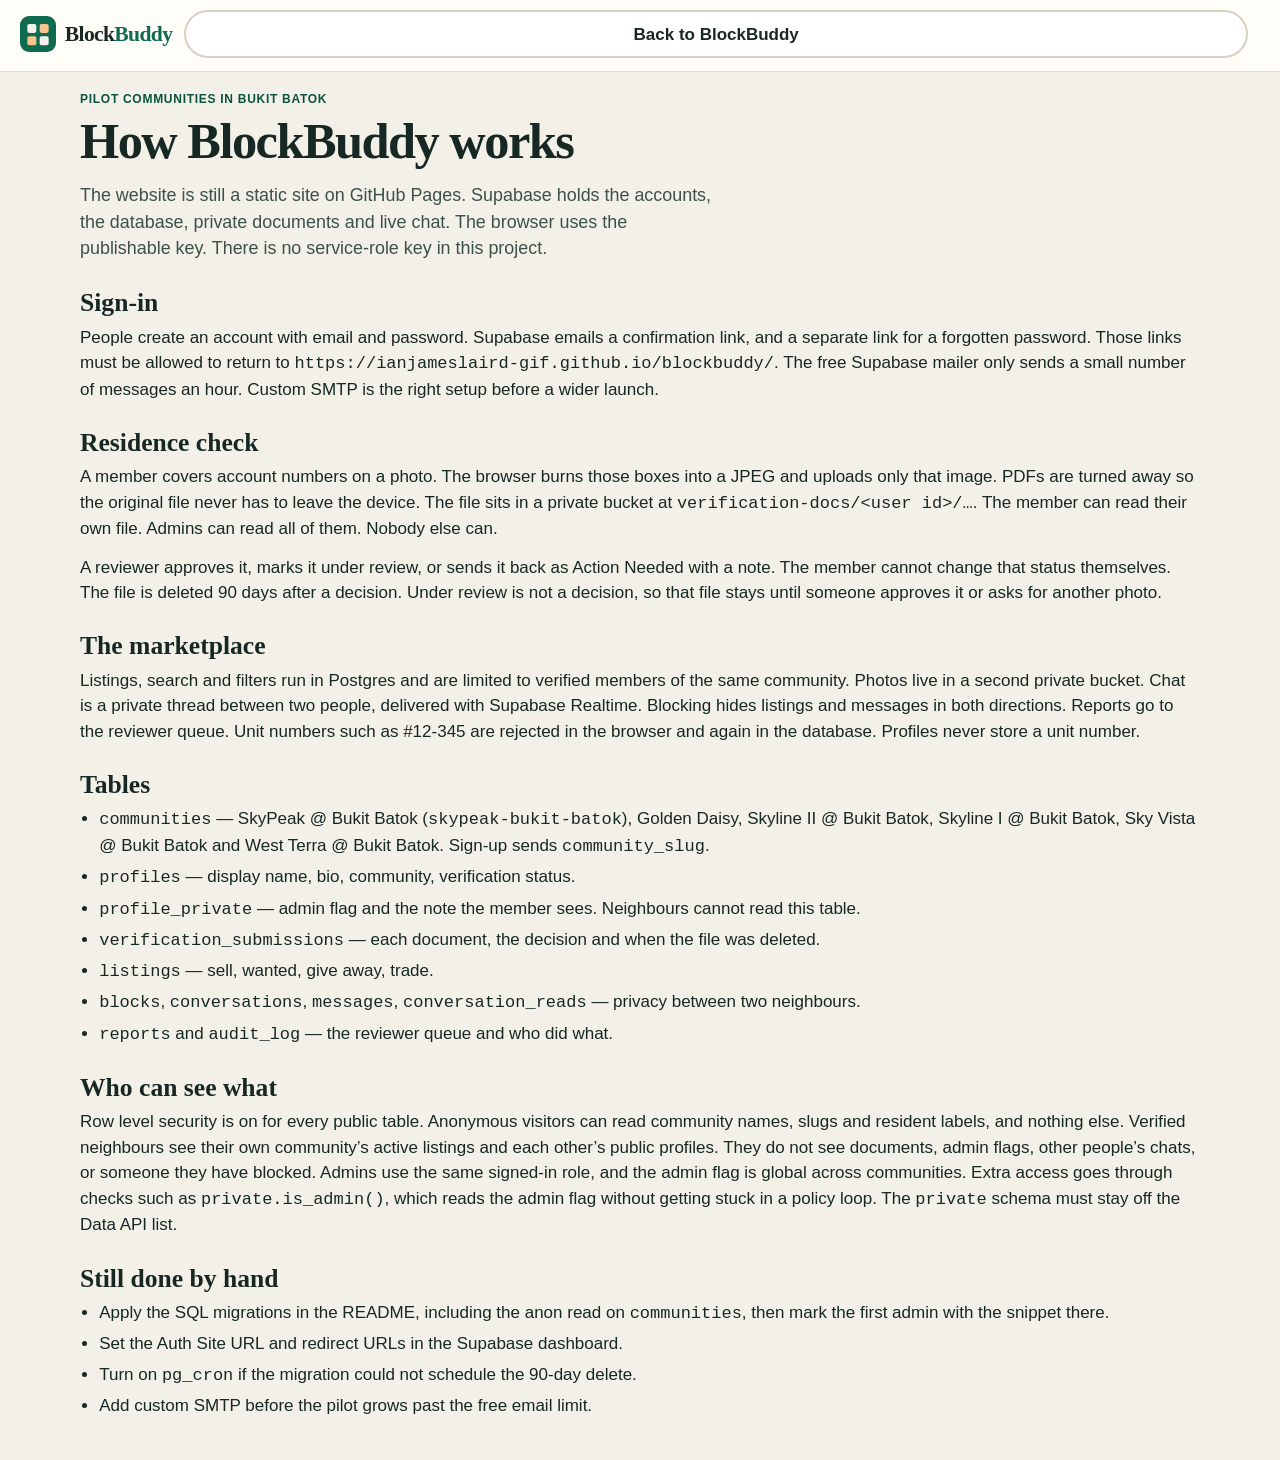
<file: docs/index.html>
<!DOCTYPE html>
<html lang="en">
<head>
  <meta charset="utf-8">
  <meta name="viewport" content="width=device-width, initial-scale=1">
  <meta name="theme-color" content="#0F6B50">
  <meta name="description" content="How BlockBuddy uses Supabase from a static GitHub Pages site.">
  <title>How BlockBuddy works</title>
  <link rel="icon" href="../favicon.svg" type="image/svg+xml">
  <link rel="stylesheet" href="../css/styles.css">
</head>
<body>
  <a class="skip" href="#main">Skip to content</a>
  <div class="sticky-head">
    <header class="topbar">
      <a class="brand" href="../index.html">
        <svg class="logo" viewBox="0 0 32 32" aria-hidden="true" focusable="false">
          <rect width="32" height="32" rx="8" fill="#0F6B50"/>
          <rect x="6.5" y="7" width="8" height="8" rx="1.6" fill="#F4F1EA"/>
          <rect x="17.5" y="7" width="8" height="8" rx="1.6" fill="#F6C48A"/>
          <rect x="6.5" y="18" width="8" height="8" rx="1.6" fill="#F6C48A"/>
          <rect x="17.5" y="18" width="8" height="8" rx="1.6" fill="#F4F1EA"/>
        </svg>
        <span class="wordmark">Block<span>Buddy</span></span>
      </a>
      <a class="btn btn-secondary" href="../index.html">Back to BlockBuddy</a>
    </header>
  </div>
  <main id="main" class="wrap prose">
    <p class="eyebrow">Pilot communities in Bukit Batok</p>
    <h1>How BlockBuddy works</h1>
    <p class="lead">The website is still a static site on GitHub Pages. Supabase holds the accounts, the database, private documents and live chat. The browser uses the publishable key. There is no service-role key in this project.</p>

    <h2>Sign-in</h2>
    <p>People create an account with email and password. Supabase emails a confirmation link, and a separate link for a forgotten password. Those links must be allowed to return to <code>https://ianjameslaird-gif.github.io/blockbuddy/</code>. The free Supabase mailer only sends a small number of messages an hour. Custom SMTP is the right setup before a wider launch.</p>

    <h2>Residence check</h2>
    <p>A member covers account numbers on a photo. The browser burns those boxes into a JPEG and uploads only that image. PDFs are turned away so the original file never has to leave the device. The file sits in a private bucket at <code>verification-docs/&lt;user id&gt;/…</code>. The member can read their own file. Admins can read all of them. Nobody else can.</p>
    <p>A reviewer approves it, marks it under review, or sends it back as Action Needed with a note. The member cannot change that status themselves. The file is deleted 90 days after a decision. Under review is not a decision, so that file stays until someone approves it or asks for another photo.</p>

    <h2>The marketplace</h2>
    <p>Listings, search and filters run in Postgres and are limited to verified members of the same community. Photos live in a second private bucket. Chat is a private thread between two people, delivered with Supabase Realtime. Blocking hides listings and messages in both directions. Reports go to the reviewer queue. Unit numbers such as #12-345 are rejected in the browser and again in the database. Profiles never store a unit number.</p>

    <h2>Tables</h2>
    <ul>
      <li><code>communities</code> — SkyPeak @ Bukit Batok (<code>skypeak-bukit-batok</code>), Golden Daisy, Skyline II @ Bukit Batok, Skyline I @ Bukit Batok, Sky Vista @ Bukit Batok and West Terra @ Bukit Batok. Sign-up sends <code>community_slug</code>.</li>
      <li><code>profiles</code> — display name, bio, community, verification status.</li>
      <li><code>profile_private</code> — admin flag and the note the member sees. Neighbours cannot read this table.</li>
      <li><code>verification_submissions</code> — each document, the decision and when the file was deleted.</li>
      <li><code>listings</code> — sell, wanted, give away, trade.</li>
      <li><code>blocks</code>, <code>conversations</code>, <code>messages</code>, <code>conversation_reads</code> — privacy between two neighbours.</li>
      <li><code>reports</code> and <code>audit_log</code> — the reviewer queue and who did what.</li>
    </ul>

    <h2>Who can see what</h2>
    <p>Row level security is on for every public table. Anonymous visitors can read community names, slugs and resident labels, and nothing else. Verified neighbours see their own community’s active listings and each other’s public profiles. They do not see documents, admin flags, other people’s chats, or someone they have blocked. Admins use the same signed-in role, and the admin flag is global across communities. Extra access goes through checks such as <code>private.is_admin()</code>, which reads the admin flag without getting stuck in a policy loop. The <code>private</code> schema must stay off the Data API list.</p>

    <h2>Still done by hand</h2>
    <ul>
      <li>Apply the SQL migrations in the README, including the anon read on <code>communities</code>, then mark the first admin with the snippet there.</li>
      <li>Set the Auth Site URL and redirect URLs in the Supabase dashboard.</li>
      <li>Turn on <code>pg_cron</code> if the migration could not schedule the 90-day delete.</li>
      <li>Add custom SMTP before the pilot grows past the free email limit.</li>
    </ul>
  </main>
</body>
</html>
</file>
<file: css/styles.css>
:root {
  --bg: #f3f0e8;
  --surface: #fffdf8;
  --ink: #172824;
  --ink-soft: #3c514a;
  --line: #e3dace;
  --green: #0f6b50;
  --green-dark: #0b5340;
  --green-soft: #e5f4ee;
  --mango: #c65a12;
  --mango-soft: #fff1e6;
  --gold-soft: #fff6de;
  --gold: #6e4700;
  --blue: #1d4e89;
  --blue-soft: #e7f0fa;
  --red: #9e2b25;
  --red-soft: #fdecec;
  --shadow: 0 12px 32px rgba(23, 40, 36, 0.07);
  --focus: #9a4510;
  --max: 1120px;
  color-scheme: light;
}

*,
*::before,
*::after { box-sizing: border-box; }

html { scroll-behavior: auto; }

body {
  margin: 0;
  background:
    radial-gradient(1200px 400px at 10% -10%, #e5f4ee 0%, transparent 55%),
    var(--bg);
  color: var(--ink);
  font-family: "Segoe UI", "Avenir Next", "Helvetica Neue", sans-serif;
  font-size: 1.0625rem;
  line-height: 1.5;
}

body.has-tabs { padding-bottom: calc(5.5rem + env(safe-area-inset-bottom)); }

img, svg, canvas { max-width: 100%; }

h1, h2, h3, .wordmark {
  font-family: Georgia, "Iowan Old Style", Palatino, "Palatino Linotype", serif;
  line-height: 1.15;
  font-weight: 700;
}

h1 { margin: 0 0 0.65rem; font-size: clamp(1.85rem, 4.4vw, 3.15rem); letter-spacing: -0.03em; }
h2 { margin: 0 0 0.45rem; font-size: clamp(1.25rem, 2vw, 1.6rem); }
h3 { margin: 0 0 0.35rem; font-size: 1.15rem; }
p { margin: 0 0 0.8rem; }

a { color: var(--green-dark); }
a:hover { color: #084433; }

:focus { outline: none; }
:focus-visible {
  outline: 3px solid var(--focus);
  outline-offset: 2px;
}

.skip {
  position: absolute;
  left: 0.75rem;
  top: -4rem;
  background: #fff;
  color: var(--ink);
  padding: 0.65rem 0.85rem;
  z-index: 120;
  border-radius: 12px;
  font-weight: 700;
}
.skip:focus { top: 0.55rem; }

.sr-only {
  position: absolute;
  width: 1px;
  height: 1px;
  padding: 0;
  margin: -1px;
  overflow: hidden;
  clip: rect(0, 0, 0, 0);
  white-space: nowrap;
  border: 0;
}

.wrap {
  width: min(var(--max), calc(100% - 2rem));
  margin: 0 auto;
  padding: 1.1rem 0 2.5rem;
}

.sticky-head {
  position: sticky;
  top: 0;
  z-index: 50;
  background: rgba(255, 253, 248, 0.94);
  backdrop-filter: blur(10px);
  border-bottom: 1px solid var(--line);
}

.proto-bar {
  display: flex;
  justify-content: space-between;
  align-items: center;
  gap: 0.75rem;
  flex-wrap: wrap;
  padding: 0.35rem 1rem;
  background: #172824;
  color: #f3f0e8;
  font-size: 0.82rem;
}
.proto-bar p { margin: 0; display: flex; flex-wrap: wrap; gap: 0.25rem 0.75rem; }
.proto-status { color: #f6c48a; }
.proto-bar button {
  background: transparent;
  color: #f3f0e8;
  border: 1px solid rgba(243, 240, 232, 0.5);
  border-radius: 999px;
  min-height: 36px;
  padding: 0.2rem 0.75rem;
  font: inherit;
  font-weight: 700;
  cursor: pointer;
}
.proto-bar button:hover { background: rgba(255, 255, 255, 0.08); }

.topbar {
  display: grid;
  grid-template-columns: 1fr auto;
  grid-template-areas:
    "brand actions"
    "search search";
  gap: 0.65rem 0.75rem;
  align-items: center;
  padding: 0.65rem 1rem 0.8rem;
}
.brand { grid-area: brand; }
.top-actions { grid-area: actions; }
.search { grid-area: search; }
.brand {
  display: flex;
  align-items: center;
  gap: 0.55rem;
  text-decoration: none;
  color: inherit;
  min-height: 44px;
}
.logo { width: 36px; height: 36px; display: block; }
.wordmark { font-size: 1.35rem; letter-spacing: -0.03em; color: var(--ink); }
.wordmark span { color: var(--green); }
.top-actions { display: flex; align-items: center; gap: 0.4rem; }
.search { display: flex; gap: 0.45rem; }
.search input { flex: 1; min-width: 0; }

.topbar.no-search { grid-template-areas: "brand actions"; }

@media (min-width: 800px) {
  .topbar {
    grid-template-columns: auto minmax(220px, 1fr) auto;
    grid-template-areas: "brand search actions";
    padding-inline: 1.25rem;
  }
  .topbar.no-search {
    grid-template-columns: 1fr auto;
    grid-template-areas: "brand actions";
  }
}

.menu { position: relative; }
.menu-panel {
  position: absolute;
  right: 0;
  top: calc(100% + 0.35rem);
  background: var(--surface);
  border: 1px solid var(--line);
  border-radius: 16px;
  min-width: min(280px, 80vw);
  padding: 0.4rem;
  box-shadow: var(--shadow);
  z-index: 70;
}
.menu-panel a,
.menu-panel button {
  display: flex;
  width: 100%;
  align-items: center;
  justify-content: space-between;
  gap: 0.5rem;
  text-align: left;
  text-decoration: none;
  color: var(--ink);
  background: transparent;
  border: 0;
  font: inherit;
  font-weight: 600;
  min-height: 44px;
  padding: 0.55rem 0.75rem;
  border-radius: 10px;
  cursor: pointer;
}
.menu-panel a:hover,
.menu-panel button:hover,
.menu-panel a[aria-current="page"] { background: var(--green-soft); }

.ico { width: 1.35rem; height: 1.35rem; display: block; }

.tabbar {
  position: fixed;
  left: 0;
  right: 0;
  bottom: 0;
  z-index: 40;
  display: flex;
  background: #fffdf8;
  border-top: 1px solid var(--line);
  padding-bottom: env(safe-area-inset-bottom);
}
.tabbar a {
  position: relative;
  flex: 1;
  min-height: 56px;
  display: flex;
  flex-direction: column;
  align-items: center;
  justify-content: center;
  gap: 0.1rem;
  text-decoration: none;
  color: var(--ink-soft);
  font-size: 0.72rem;
  font-weight: 700;
}
.tabbar a.is-current { color: var(--green-dark); }
.dot {
  position: absolute;
  top: 0.45rem;
  right: calc(50% - 1.3rem);
  width: 0.55rem;
  height: 0.55rem;
  background: var(--mango);
  border-radius: 50%;
}

@media (min-width: 800px) {
  .tabbar { display: none; }
  body.has-tabs { padding-bottom: 0; }
}

@media (max-width: 799px) {
  body.has-tabs .btn,
  body.has-tabs .stack-actions,
  body.has-tabs .field { scroll-margin-bottom: 6rem; }
  body.in-thread .tabbar,
  body.in-thread .site-foot { display: none; }
  body.in-thread.has-tabs { padding-bottom: 0; }
  body.in-thread .thread-pane { display: flex; flex-direction: column; min-height: calc(100vh - 12.5rem); }
  body.in-thread .transcript { flex: 1; max-height: none; }
}

.eyebrow {
  margin: 0 0 0.35rem;
  color: var(--green-dark);
  font-weight: 800;
  letter-spacing: 0.06em;
  text-transform: uppercase;
  font-size: 0.75rem;
}
.lead { font-size: 1.12rem; color: var(--ink-soft); max-width: 40rem; }

.hero { display: grid; gap: 1.25rem; align-items: start; }
.hero-art { width: 100%; height: auto; display: block; }
.hero-card, .panel, .listing-card, .dialog, .filters, .state-card {
  background: var(--surface);
  border: 1px solid var(--line);
  border-radius: 20px;
  box-shadow: var(--shadow);
}
.hero-card, .panel, .state-card { padding: 1.05rem 1.05rem 1.15rem; }

.trust { display: grid; gap: 0.7rem; margin-top: 1rem; padding: 0; list-style: none; }
.trust li {
  background: rgba(255, 253, 248, 0.72);
  border: 1px solid rgba(227, 218, 206, 0.9);
  border-radius: 16px;
  padding: 0.85rem 0.9rem;
}
.trust h2 { font-size: 1.12rem; }
.trust p { margin: 0; color: var(--ink-soft); }

.demo-box {
  background: var(--gold-soft);
  border-radius: 14px;
  padding: 0.75rem 0.8rem;
  margin-top: 0.4rem;
}
.demo-box p { margin-bottom: 0.55rem; }
.demo-box code {
  font-family: ui-monospace, "SFMono-Regular", Menlo, Consolas, monospace;
  font-size: 0.92rem;
}

@media (min-width: 900px) {
  .hero {
    grid-template-columns: 1.05fr 0.95fr;
    grid-template-areas:
      "copy card"
      "aside card";
    align-items: start;
  }
  .hero-copy { grid-area: copy; }
  .hero-card { grid-area: card; }
  .hero-aside { grid-area: aside; }
}

.field { display: flex; flex-direction: column; gap: 0.35rem; margin-bottom: 0.9rem; }
.field label, fieldset legend { font-weight: 700; }
fieldset { border: 0; padding: 0; margin: 0 0 0.9rem; }
legend { margin-bottom: 0.45rem; }

input, select, textarea {
  width: 100%;
  min-height: 48px;
  border: 1.5px solid #cfc5b6;
  border-radius: 12px;
  padding: 0.6rem 0.75rem;
  background: #fff;
  color: var(--ink);
  font: inherit;
}
textarea { min-height: 120px; resize: vertical; }
input[type="checkbox"], input[type="radio"] { width: 1.15rem; height: 1.15rem; min-height: 0; padding: 0; accent-color: var(--green); }
input[aria-invalid="true"], textarea[aria-invalid="true"], select[aria-invalid="true"] { border-color: var(--red); }
.hint { color: var(--ink-soft); font-size: 0.92rem; margin: 0; }
.field-error { color: var(--red); font-weight: 700; font-size: 0.92rem; margin: 0.2rem 0 0; }
.form-alert {
  background: var(--red-soft);
  border-radius: 14px;
  padding: 0.75rem 0.85rem;
  margin-bottom: 0.9rem;
}
.form-alert p { margin: 0; }
.form-alert ul { margin: 0.35rem 0 0; padding-left: 1.1rem; }

.password-row { display: flex; gap: 0.45rem; align-items: center; }
.password-row input { flex: 1; }

.check {
  display: flex;
  gap: 0.65rem;
  align-items: flex-start;
  font-weight: 600;
  margin: 0 0 0.75rem;
}
.check input { margin-top: 0.25rem; flex: 0 0 auto; }
.check span { flex: 1; min-width: 0; }
.community-filter { max-width: 28rem; }
.pilot-list { margin: 0.35rem 0 0; padding-left: 1.15rem; }
.pilot-list li { margin: 0.15rem 0; }

.btn {
  display: inline-flex;
  align-items: center;
  justify-content: center;
  gap: 0.35rem;
  min-height: 48px;
  padding: 0.55rem 1rem;
  border-radius: 999px;
  border: 2px solid transparent;
  background: #fff;
  color: var(--ink);
  font: inherit;
  font-weight: 700;
  text-decoration: none;
  cursor: pointer;
}
.btn:hover { text-decoration: none; }
.btn-primary { background: var(--green); color: #fff; }
.btn-primary:hover { background: var(--green-dark); color: #fff; }
.btn-secondary { background: #fff; border-color: #d9d0c3; color: var(--ink); }
.btn-secondary:hover { border-color: var(--green); color: var(--ink); }
.btn-ghost { background: transparent; color: var(--green-dark); }
.btn-danger { background: var(--red); color: #fff; }
.btn-danger:hover { background: #7f221d; color: #fff; }
.btn-small { min-height: 40px; padding: 0.3rem 0.75rem; font-size: 0.95rem; }
.btn[disabled] { opacity: 0.6; cursor: not-allowed; }
.btn.post-link { display: none; }
@media (min-width: 800px) {
  .btn.post-link { display: inline-flex; }
}
.row-actions, .stack-actions { display: flex; flex-wrap: wrap; gap: 0.5rem; align-items: center; }
.stack-actions .btn { width: 100%; }
@media (min-width: 800px) {
  .stack-actions .btn { width: auto; }
}

.choices { display: grid; grid-template-columns: 1fr 1fr; gap: 0.5rem; }
.choice {
  display: flex;
  align-items: center;
  gap: 0.45rem;
  min-height: 48px;
  padding: 0.35rem 0.65rem;
  border: 1.5px solid var(--line);
  border-radius: 12px;
  background: #fff;
  font-weight: 600;
}
.choice:has(input:checked) { border-color: var(--green); background: var(--green-soft); }

.page-head { margin-bottom: 1rem; }
.quick { display: flex; flex-wrap: wrap; gap: 0.45rem; margin: 0.3rem 0 1rem; }
.quick a, .chip {
  flex: 0 0 auto;
  display: inline-flex;
  align-items: center;
  gap: 0.35rem;
  min-height: 40px;
  padding: 0.25rem 0.75rem;
  border-radius: 999px;
  border: 1px solid var(--line);
  background: #fff;
  color: var(--ink);
  text-decoration: none;
  font-weight: 700;
  font-size: 0.92rem;
}
.chip { cursor: pointer; font: inherit; font-weight: 700; }
.chips { display: flex; flex-wrap: wrap; gap: 0.4rem; margin: 0.4rem 0 0.9rem; align-items: center; }

.grid-cards { display: grid; gap: 0.9rem; }
.listing-card { overflow: hidden; display: flex; flex-direction: column; }
.card-link { display: block; text-decoration: none; color: inherit; }
.card-link h2 { font-size: 1.2rem; padding: 0; }
.card-body { padding: 0.8rem 0.9rem 0.35rem; }
.card-body .badge { margin-bottom: 0.35rem; }
.price { font-weight: 800; margin-bottom: 0.2rem; }
.meta, .byline { color: var(--ink-soft); font-size: 0.92rem; }
.byline { margin: 0; padding: 0 0.9rem 0.9rem; }
.art {
  aspect-ratio: 16 / 10;
  display: grid;
  place-items: center;
  overflow: hidden;
}
.art svg { width: min(64%, 210px); height: auto; }
.art.has-photo img { width: 100%; height: 100%; object-fit: cover; display: block; }
.art-furniture { background: linear-gradient(165deg, #e7f3ee, #cfe6db); }
.art-kitchen { background: linear-gradient(165deg, #fff4ea, #ffd8b8); }
.art-kids { background: linear-gradient(165deg, #fdeeee, #f8d2c8); }
.art-electronics { background: linear-gradient(165deg, #e8f1fb, #c9daf3); }
.art-sports { background: linear-gradient(165deg, #e7f6ea, #c9ebc8); }
.art-plants { background: linear-gradient(165deg, #e5f6ee, #bfe3cf); }
.art-books { background: linear-gradient(165deg, #f8f1de, #f0e0b8); }
.art-home { background: linear-gradient(165deg, #f4efe6, #e6d9c8); }
.art-games { background: linear-gradient(165deg, #f3eef8, #e0d4f0); }
.art-other { background: linear-gradient(165deg, #eef2f1, #d5e0dc); }

.badge, .status-pill {
  display: inline-flex;
  align-items: center;
  width: fit-content;
  margin: 0;
  padding: 0.12rem 0.55rem;
  border-radius: 999px;
  font-family: "Segoe UI", sans-serif;
  font-size: 0.78rem;
  font-weight: 800;
  letter-spacing: 0.01em;
  background: var(--green-soft);
  color: var(--green-dark);
  text-decoration: none;
}
.badge-sell, .status-submitted { background: var(--blue-soft); color: var(--blue); }
.badge-giveaway, .status-verified { background: var(--green-soft); color: var(--green-dark); }
.badge-trade { background: var(--mango-soft); color: #8e3d12; }
.badge-wanted, .status-under_review { background: var(--gold-soft); color: var(--gold); }
.status-action_needed, .badge-taken { background: var(--red-soft); color: var(--red); }
.status-none { background: #eeeae3; color: #3c514a; }

.banner {
  border-radius: 18px;
  padding: 1rem 1rem 1.05rem;
  margin-bottom: 1rem;
}
.banner-ok { background: var(--green-soft); }
.banner-info { background: var(--blue-soft); }
.banner-warn { background: var(--gold-soft); }
.banner-bad { background: var(--red-soft); }
.banner h1, .banner h2 { margin-top: 0.35rem; }

.search-layout { display: block; }
.filters { padding: 1rem; }
.filters-open { margin-bottom: 0.6rem; }
.results-head { display: flex; justify-content: space-between; gap: 0.6rem; align-items: center; flex-wrap: wrap; }
.sheet-backdrop {
  position: fixed;
  inset: 0;
  background: rgba(23, 40, 36, 0.46);
  z-index: 80;
}

@media (max-width: 1039px) {
  .filters.sheet {
    position: fixed;
    left: 0;
    right: 0;
    bottom: 0;
    z-index: 85;
    border-radius: 20px 20px 0 0;
    max-height: min(88vh, 760px);
    overflow: auto;
    padding-bottom: calc(1rem + env(safe-area-inset-bottom));
  }
}
@media (min-width: 1040px) {
  .search-layout { display: grid; grid-template-columns: 280px 1fr; gap: 1.15rem; align-items: start; }
  .filters { position: sticky; top: 6.4rem; }
  .filters-open { display: none; }
}

@media (min-width: 720px) {
  .grid-cards { grid-template-columns: 1fr 1fr; }
}
@media (min-width: 1040px) {
  .grid-cards { grid-template-columns: 1fr 1fr 1fr; }
}

.detail { display: grid; gap: 1rem; }
.detail .art { border-radius: 20px; aspect-ratio: 4 / 3; }
.detail .art svg { width: min(42%, 210px); }
.seller {
  display: flex;
  gap: 0.75rem;
  align-items: center;
  padding: 0.8rem;
  border: 1px solid var(--line);
  border-radius: 16px;
  text-decoration: none;
  color: inherit;
  background: #fff;
}
.seller p { margin: 0; color: var(--ink-soft); }
.stack-top { margin-top: 0.85rem; }
.avatar {
  width: 44px;
  height: 44px;
  border-radius: 50%;
  display: grid;
  place-items: center;
  color: #fff;
  font-weight: 800;
  flex: 0 0 auto;
}
.avatar-lg { width: 72px; height: 72px; font-size: 1.6rem; }
.av-0 { background: #0f6b50; }
.av-1 { background: #1d4e89; }
.av-2 { background: #8e3d12; }
.av-3 { background: #245c4a; }
.av-4 { background: #5c3d6e; }
.av-5 { background: #6e4700; }

@media (min-width: 800px) {
  .detail { grid-template-columns: 1.15fr 0.85fr; align-items: start; }
}

.preview-card { margin-top: 0.5rem; }
.preview-card .art { border-radius: 16px 16px 0 0; }
.preview-card .card-body { padding-bottom: 0.9rem; }

.dropzone {
  border: 1.5px dashed #b7c9c0;
  background: #f7fbf8;
  border-radius: 16px;
  padding: 0.9rem;
  margin-bottom: 0.9rem;
}
.redact { margin: 0.6rem 0 0.9rem; }
.redact canvas {
  width: 100%;
  height: auto;
  border-radius: 12px;
  background: #fff;
  cursor: crosshair;
  touch-action: none;
  border: 1px solid var(--line);
}
.redact-actions { display: flex; flex-wrap: wrap; gap: 0.45rem; margin-top: 0.55rem; }
.doc-preview { width: min(100%, 420px); border-radius: 12px; border: 1px solid var(--line); }

.inbox { background: var(--surface); border: 1px solid var(--line); border-radius: 20px; overflow: hidden; }
.thread-item {
  display: block;
  padding: 0.85rem 1rem;
  text-decoration: none;
  color: inherit;
  border-bottom: 1px solid var(--line);
}
.thread-item strong { display: block; }
.thread-item p { margin: 0.15rem 0 0; color: var(--ink-soft); font-size: 0.92rem; }
.thread-item.is-current, .thread-item.is-unread { background: #f4fbf7; }
.thread-item.is-unread strong { color: var(--green-dark); }
.transcript {
  display: flex;
  flex-direction: column;
  gap: 0.55rem;
  padding: 1rem;
  max-height: min(58vh, 560px);
  overflow: auto;
  background: #f7f4ee;
}
.bubble {
  max-width: min(85%, 460px);
  padding: 0.65rem 0.8rem;
  border-radius: 16px;
  background: #fff;
  border: 1px solid var(--line);
}
.bubble p { margin: 0; overflow-wrap: anywhere; }
.bubble time { display: block; margin-top: 0.25rem; color: var(--ink-soft); font-size: 0.75rem; }
.bubble-mine { margin-left: auto; background: #0f6b50; color: #fff; border-color: transparent; }
.bubble-mine time { color: #e7f6ef; }
.composer {
  display: flex;
  gap: 0.5rem;
  align-items: flex-end;
  padding: 0.75rem;
  border-top: 1px solid var(--line);
  background: var(--surface);
}
.composer textarea { min-height: 48px; height: 48px; }
.chat-head { padding: 0.9rem 1rem 0.3rem; }
.chat-back { display: inline-flex; margin: 0 0 0.6rem; }

@media (min-width: 800px) {
  .inbox { display: grid; grid-template-columns: 300px 1fr; min-height: 560px; }
  .thread-list { border-right: 1px solid var(--line); max-height: 70vh; overflow: auto; }
  .chat-back { display: none; }
}

.profile-top { display: flex; gap: 0.9rem; align-items: center; margin-bottom: 1rem; }
.help-nav { display: flex; flex-wrap: wrap; gap: 0.45rem; margin: 0.4rem 0 1rem; }
.help-nav a { font-weight: 700; }
.prose section { scroll-margin-top: 7rem; }
.prose h2 { margin-top: 1.6rem; }
.prose ul, .prose ol { margin: 0 0 0.9rem; padding-left: 1.2rem; }
.prose li { margin: 0.3rem 0; }

.site-foot {
  margin-top: 2rem;
  padding-top: 1rem;
  border-top: 1px solid var(--line);
  color: var(--ink-soft);
  font-size: 0.95rem;
}
.site-foot p { margin-bottom: 0.3rem; }

.backdrop {
  position: fixed;
  inset: 0;
  z-index: 90;
  background: rgba(23, 40, 36, 0.5);
  display: grid;
  align-items: end;
  padding: 0;
}
.dialog {
  width: min(560px, 100%);
  margin: 0 auto;
  border-bottom: 0;
  border-radius: 20px 20px 0 0;
  max-height: min(92vh, 820px);
  overflow: auto;
  padding: 1.1rem 1.1rem calc(1.1rem + env(safe-area-inset-bottom));
  box-shadow: var(--shadow);
}
@media (min-width: 800px) {
  .backdrop { align-items: center; padding: 1rem; }
  .dialog { border-radius: 20px; border-bottom: 1px solid var(--line); }
}
.status-switch label {
  display: flex;
  align-items: center;
  gap: 0.65rem;
  min-height: 48px;
  border: 1.5px solid var(--line);
  border-radius: 12px;
  padding: 0.35rem 0.7rem;
  margin-bottom: 0.4rem;
  background: #fff;
  font-weight: 700;
}
.status-switch input { width: 1.15rem; min-height: 0; }

.toast {
  position: fixed;
  left: 50%;
  bottom: calc(5.2rem + env(safe-area-inset-bottom));
  transform: translateX(-50%);
  z-index: 100;
  background: #172824;
  color: #f3f0e8;
  padding: 0.7rem 0.95rem;
  border-radius: 999px;
  max-width: min(92vw, 420px);
  box-shadow: var(--shadow);
  font-weight: 700;
}
@media (min-width: 800px) {
  .toast { bottom: 1.25rem; }
}

.skeleton-card { overflow: hidden; border-radius: 20px; border: 1px solid var(--line); background: var(--surface); }
.skeleton-art, .skeleton-line {
  background: linear-gradient(90deg, #e7e1d6 0%, #f7f3ea 45%, #e7e1d6 100%);
  background-size: 220% 100%;
  animation: shimmer 1.2s ease infinite;
}
.skeleton-art { aspect-ratio: 16 / 10; }
.skeleton-line { height: 0.9rem; margin: 0.75rem 0.9rem; border-radius: 999px; }
.skeleton-line.short { width: 45%; margin-top: 0; margin-bottom: 1rem; }
@keyframes shimmer {
  from { background-position: 100% 0; }
  to { background-position: -100% 0; }
}

.admin-tabs { display: flex; flex-wrap: wrap; gap: 0.45rem; margin: 0.2rem 0 1rem; }
.admin-card { margin-bottom: 0.9rem; }
.admin-card form { margin-top: 0.8rem; }
.queue { margin: 0; padding-left: 1.1rem; }
.queue li { margin: 0.45rem 0; }

.readonly {
  margin: 0;
  padding: 0.7rem 0.75rem;
  border-radius: 12px;
  background: #fff;
  border: 1.5px solid var(--line);
  font-weight: 700;
}

[hidden] { display: none !important; }

@media (prefers-reduced-motion: reduce) {
  html { scroll-behavior: auto; }
  *, *::before, *::after {
    animation-duration: 0.01ms !important;
    animation-iteration-count: 1 !important;
    transition-duration: 0.01ms !important;
  }
}

@media print {
  .proto-bar, .tabbar, .menu, .toast, .search { display: none !important; }
  body { background: #fff; }
}
</file>
